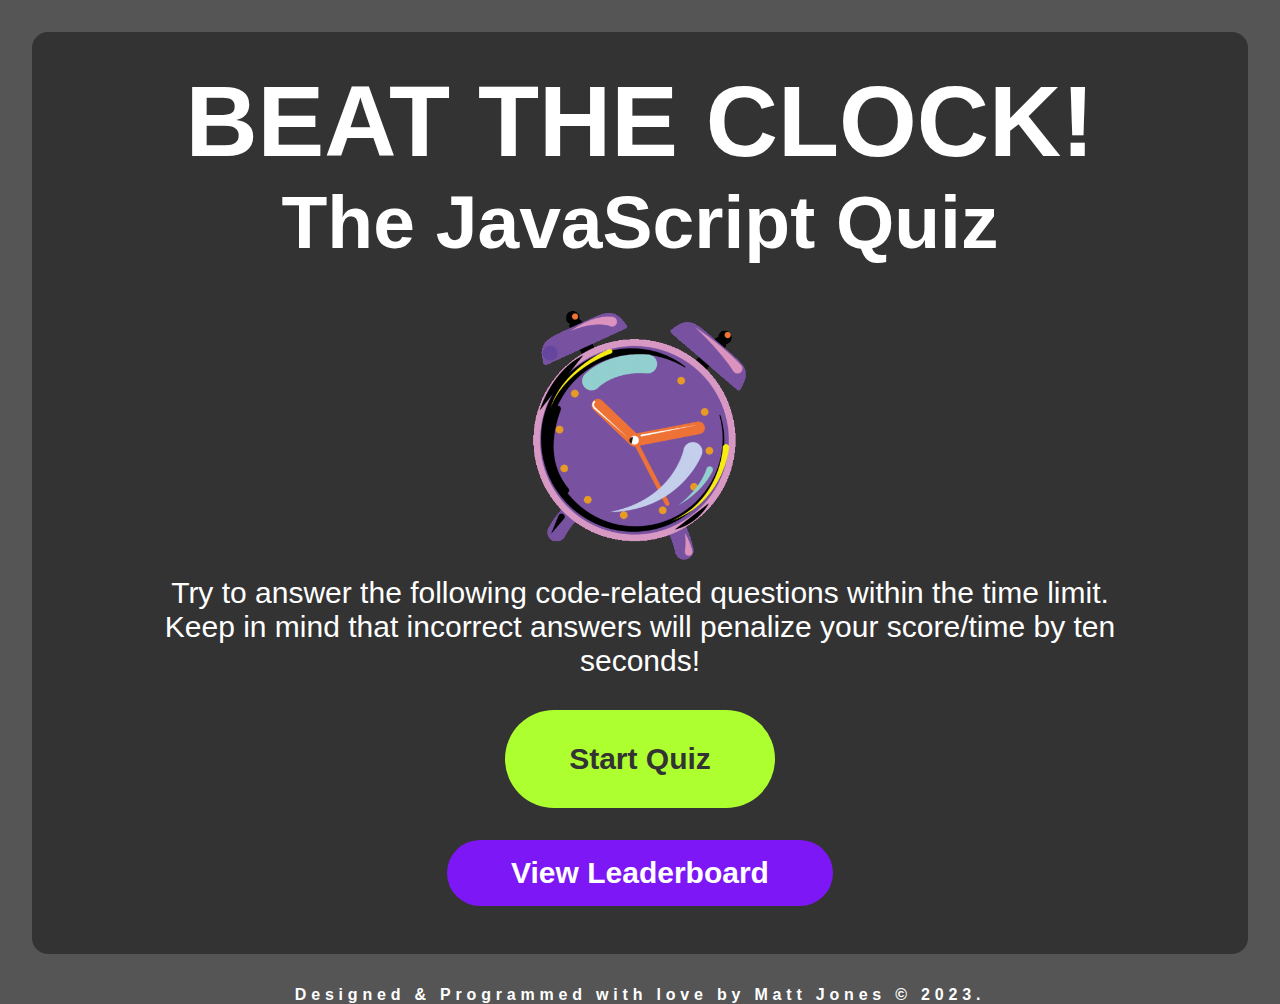
<file: index.html>
<!DOCTYPE html>
<html lang="en">

<head>
    <meta charset="UTF-8">
    <meta http-equiv="X-UA-Compatible" content="IE=edge">
    <meta name="viewport" content="width=device-width, initial-scale=1.0">
    <link rel="stylesheet" href="./assets/css/style.css">
    <title>Beat The Clock! The Timed JS Quiz</title>
</head>

<body>
    <!-- start page -->
    <div class="start-page">
        <div class="container">
            <div class="box">
                <div class="container">
                    <div class="start-title">
                        <h1>BEAT THE CLOCK!</h1>
                        <h2 class="last-title">The JavaScript Quiz</h2>
                        <!-- gif image -->
                        <!-- <img src="https://media.giphy.com/media/7YBJwWrTZEYoXSphx5/giphy.gif" 
                        id='clock-face' width='300px' alt="80s-clock-gif"> -->
                        <!-- direct -->
                        <img src="./assets/images/gif/80s_clock.gif" 
                        id='clock-face' width='300px' alt="80s-clock-gif">
                        <p>
                            Try to answer the following code-related questions within the time
                            limit.
                        </p>
                        <p>
                            Keep in mind that incorrect answers will penalize your
                            score/time by ten seconds!
                        </p>
                        <div class="btn-section">
                            <a href="./templates/game.html">
                                <button class="startBtn" onclick="startQuiz()">Start Quiz</button>
                            </a>

                            <div class="leaderboard"><a href="./templates/leaderboard.html">
                                <button class="boardBtn">View Leaderboard</button></a>
                            </div>
                        </div>
                    </div>
                </div>
            </div>
        </div>
        <footer class="footer">
            <h4>Designed & Programmed with love by Matt Jones &copy; 2023.</h4>
        </footer>
    </div>
    <!-- <script src="./assets/scripts/countdown.js"></script>
    <script src="./assets/scripts/questions.js"></script>
    <script src="./assets/scripts/logic.js"></script> -->
    <!-- <script src="./assets/scripts/pseudo.js"></script> -->
    
    
    
</body>

</html>
</file>
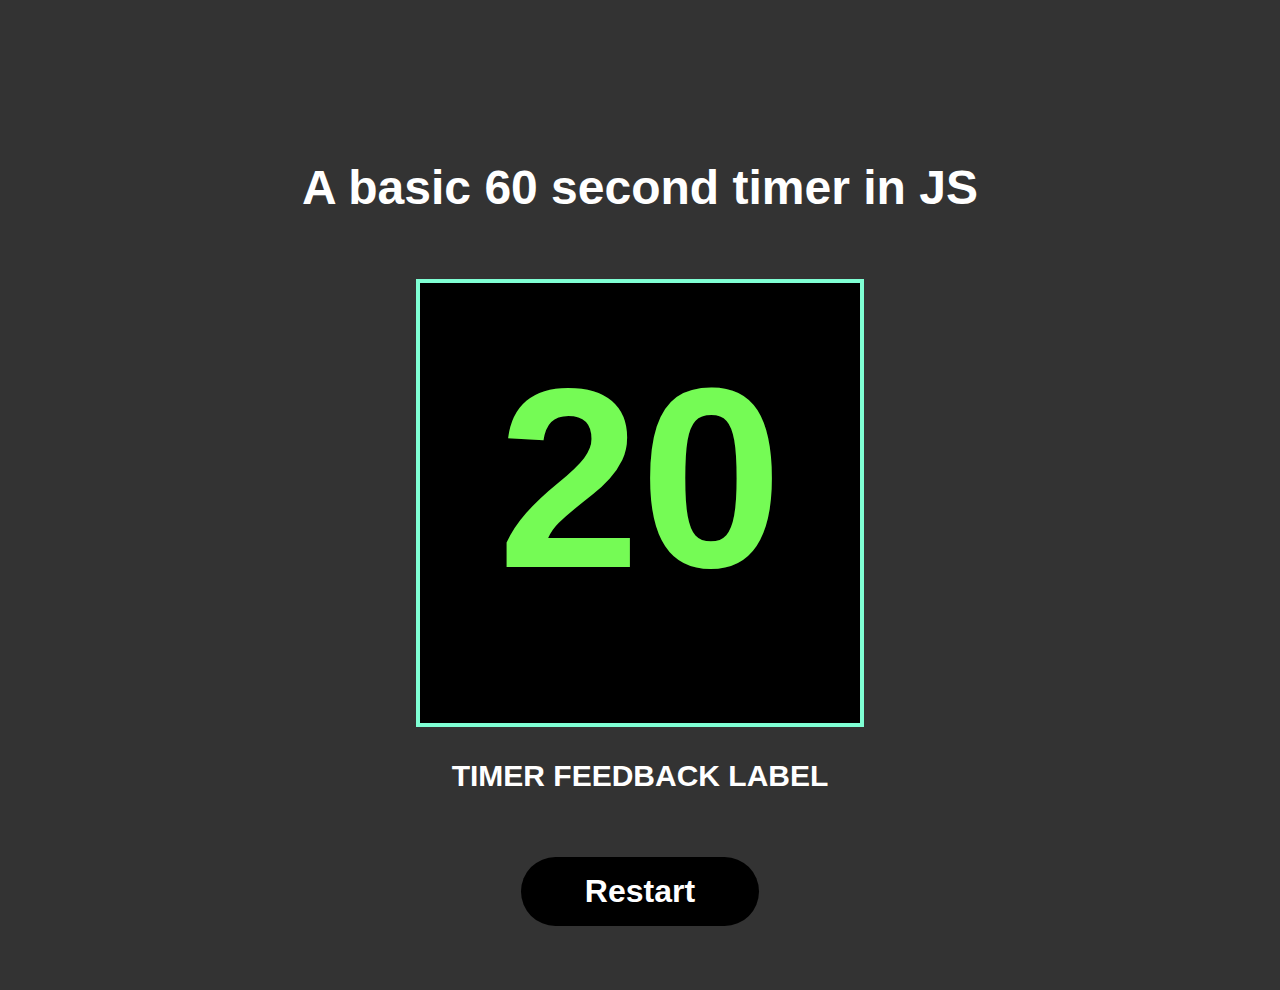
<file: countdown.html>
<!DOCTYPE html>
<html lang="en">
<head>
    <meta charset="UTF-8">
    <meta http-equiv="X-UA-Compatible" content="IE=edge">
    <meta name="viewport" content="width=device-width, initial-scale=1.0">
    <link rel="stylesheet" href="./assets/css/countdown_style.css">
    <title>Simple Countdown Timer</title>
</head>
<body>
    <div class="countdown">
        <h1>A basic 60 second timer in JS</h1>
        <div class="container">
            <div class="cd_box">
                <!--  this box will display digits only -->
                <h2 id="seconds">60</h2>
            </div>
            <!-- label below to offer a text countdown + Times Up! -->
            <h2 id="timer_update">TIMER FEEDBACK LABEL</h2>
        </div>
        <!-- restart timer button -->
        <button class="restart-btn" onclick="restartTimer()">Restart</button>
    </div>
    <!-- <script src="./assets/scripts/tests/countdown.js"></script> -->
    <script src="./assets/scripts/countdown.js"></script>
</body>
</html>
</file>
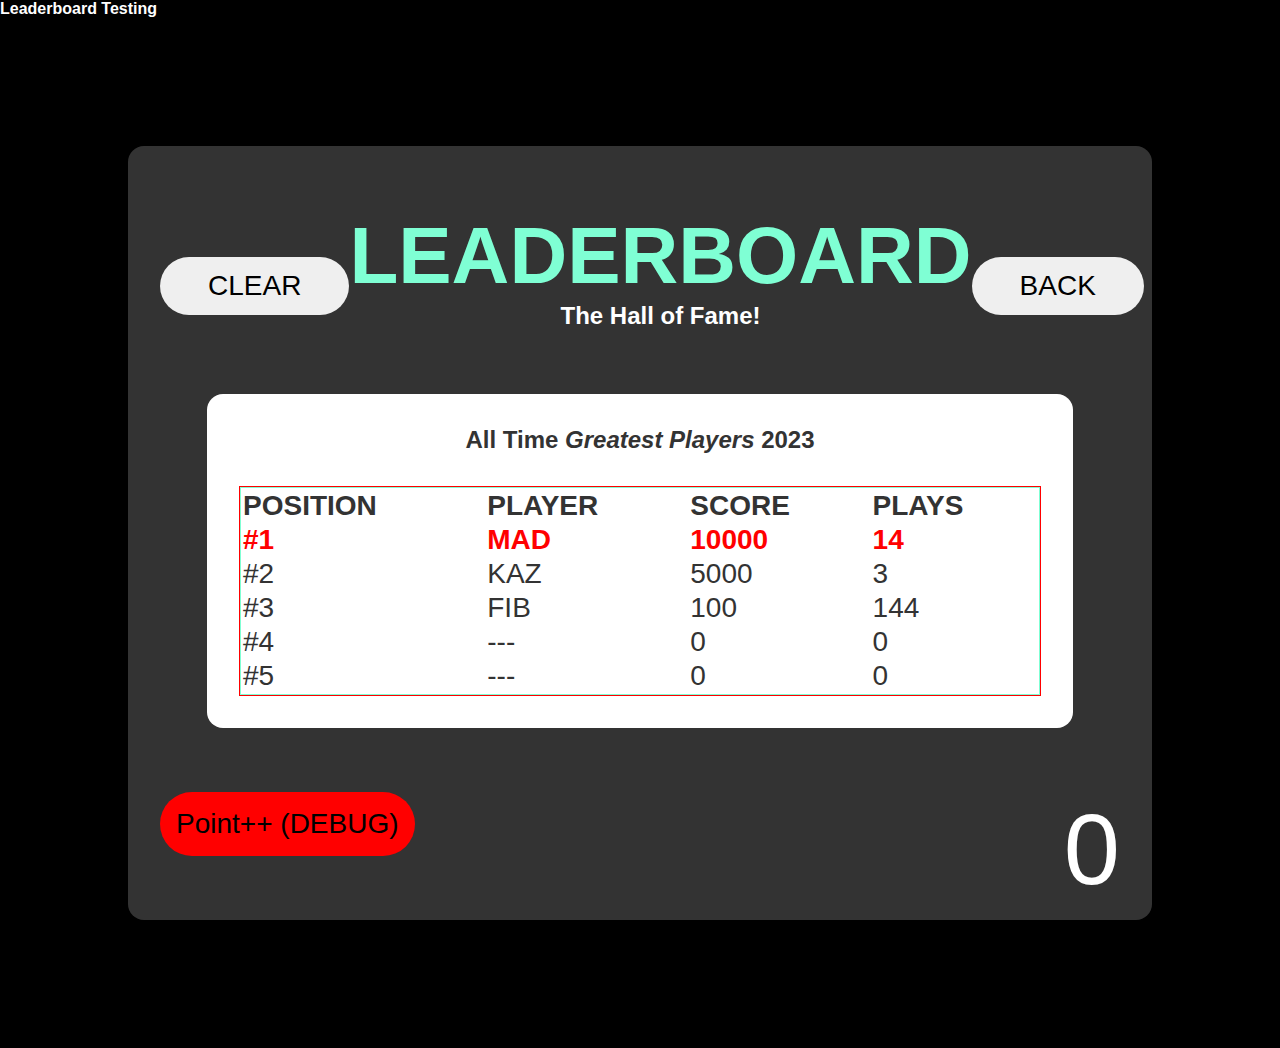
<file: leaderboard_test.html>
<!DOCTYPE html>
<html lang="en">

<head>
    <meta charset="UTF-8">
    <meta http-equiv="X-UA-Compatible" content="IE=edge">
    <meta name="viewport" content="width=device-width, initial-scale=1.0">
    <link rel="stylesheet" href="./assets/css/leaderboard_test.css">
    <title>Leaderboard Testing</title>
</head>

<body>
    <h4>Leaderboard Testing</h4>
    <!-- define the board -->
    <div class="leaderboard">
        <!-- flex -->
        <div class="container">
            <!-- define elements -->
            <!-- buttons (clear board/clear array)  -->
            <button class="clear-btn">CLEAR</button>
            <!-- board titles - block -->
            <div class="leader-titles">
                <h1>LEADERBOARD</h1>
                <h2>The Hall of Fame!</h2>
            </div>
            <!-- + BACK to game -->
            <button class="back-btn">BACK</button>
        </div>
        <!-- define the leader-box -->
        <div class="leader-box">
            <div class="container">
                <div class="box">
                    <!-- box header -->
                    <h2>All Time <em><b>Greatest Players </b></em> 2023</h2>
                    <!--  the scoreboard TABLE -->
                    <div class="score-table">
                        <!-- a better way to make a scoreboard = table! -->
                        <!-- it LOOKS neater, but 1) supposed to use OL ? -->
                        <!-- and 2) how are you going to .sort/.pop these??
                        In the same way you'd access a list item?! -->
                        <!-- we could say you must beat 1 of top 5 to make the scoreboard - i like this -->
                        <table style="width:800px">
                            <!-- titles row -->
                            <tr class="board-array-titles">
                                <td>
                                    <p>POSITION</p>
                                </td>
                                <td>
                                    <p>PLAYER</p>
                                </td>
                                <td>
                                    <p>SCORE</p>
                                </td>
                                <td>
                                    <p>PLAYS</p>
                                </td>
                            </tr>
                            <!-- top player row -->
                            <tr class="topScore">
                                <!-- position 1 -->
                                <td class="p1">
                                    <p><b>#1</b></p>
                                </td>
                                <!-- name 1 -->
                                <td class="n1">
                                    <p><b>MAD</b></p>
                                </td>
                                <!-- score 1 -->
                                <td class="s1">
                                    <p><b>10000</b></p>
                                </td>
                                <!-- runs 1 -->
                                <td class="r1">
                                    <p><b>14</b></p>
                                </td>
                            </tr>
                            <!-- player 2 row -->
                            <tr class="userScore">
                                <!-- position 2 -->
                                <td class="p2">
                                    <p>#2</p>
                                </td>
                                <!-- name 2 -->
                                <td class="n2">
                                    <p>KAZ</p>
                                </td>
                                <!-- score 2 -->
                                <td class="s2">
                                    <p>5000</p>
                                </td>
                                <!-- runs 2 -->
                                <td class="r2">
                                    <p>3</p>
                                </td>
                            </tr>
                            <!-- player 3 row -->
                            <tr class="userScore">
                                <!-- position 3 -->
                                <td class="p3">
                                    <p>#3</p>
                                </td>
                                <!-- name 3 -->
                                <td class="n3">
                                    <p>FIB</p>
                                </td>
                                <!-- score 3 -->
                                <td class="s3">
                                    <p>100</p>
                                </td>
                                <!-- runs 3 -->
                                <td class="r3">
                                    <p>144</p>
                                </td>
                            </tr>
                            <!-- player 4 row -->
                            <tr class="userScore">
                                <!-- position 4 -->
                                <td class="p4">
                                    <p>#4</p>
                                </td>
                                <!-- name 4 -->
                                <td class="n4">
                                    <p>---</p>
                                </td>
                                <!-- score 4 -->
                                <td class="s4">
                                    <p>0</p>
                                </td>
                                <!-- runs 4 -->
                                <td class="r4">
                                    <p>0</p>
                                </td>
                            </tr>
                            <!-- player 5 row -->
                            <tr class="userScore">
                                <!-- position 5 -->
                                <td class="p4">
                                    <p>#5</p>
                                </td>
                                <!-- name 5 -->
                                <td class="n4">
                                    <p>---</p>
                                </td>
                                <!-- score 5 -->
                                <td class="s4">
                                    <p>0</p>
                                </td>
                                <!-- runs 5 -->
                                <td class="r4">
                                    <p>0</p>
                                </td>
                            </tr>
                        </table>
                    </div>
                </div>
            </div>
        </div>
        <div class="test-area">
            <!-- test 'add point' button -->
            <button class="point-up" onclick="pointUp()">Point++ (DEBUG)</button>
            <label for="points" id="score-label">0</label>
        </div>
    </div>
    <script src="./assets/scripts/tests/scoreboard.js"></script>
</body>

</html>
</file>
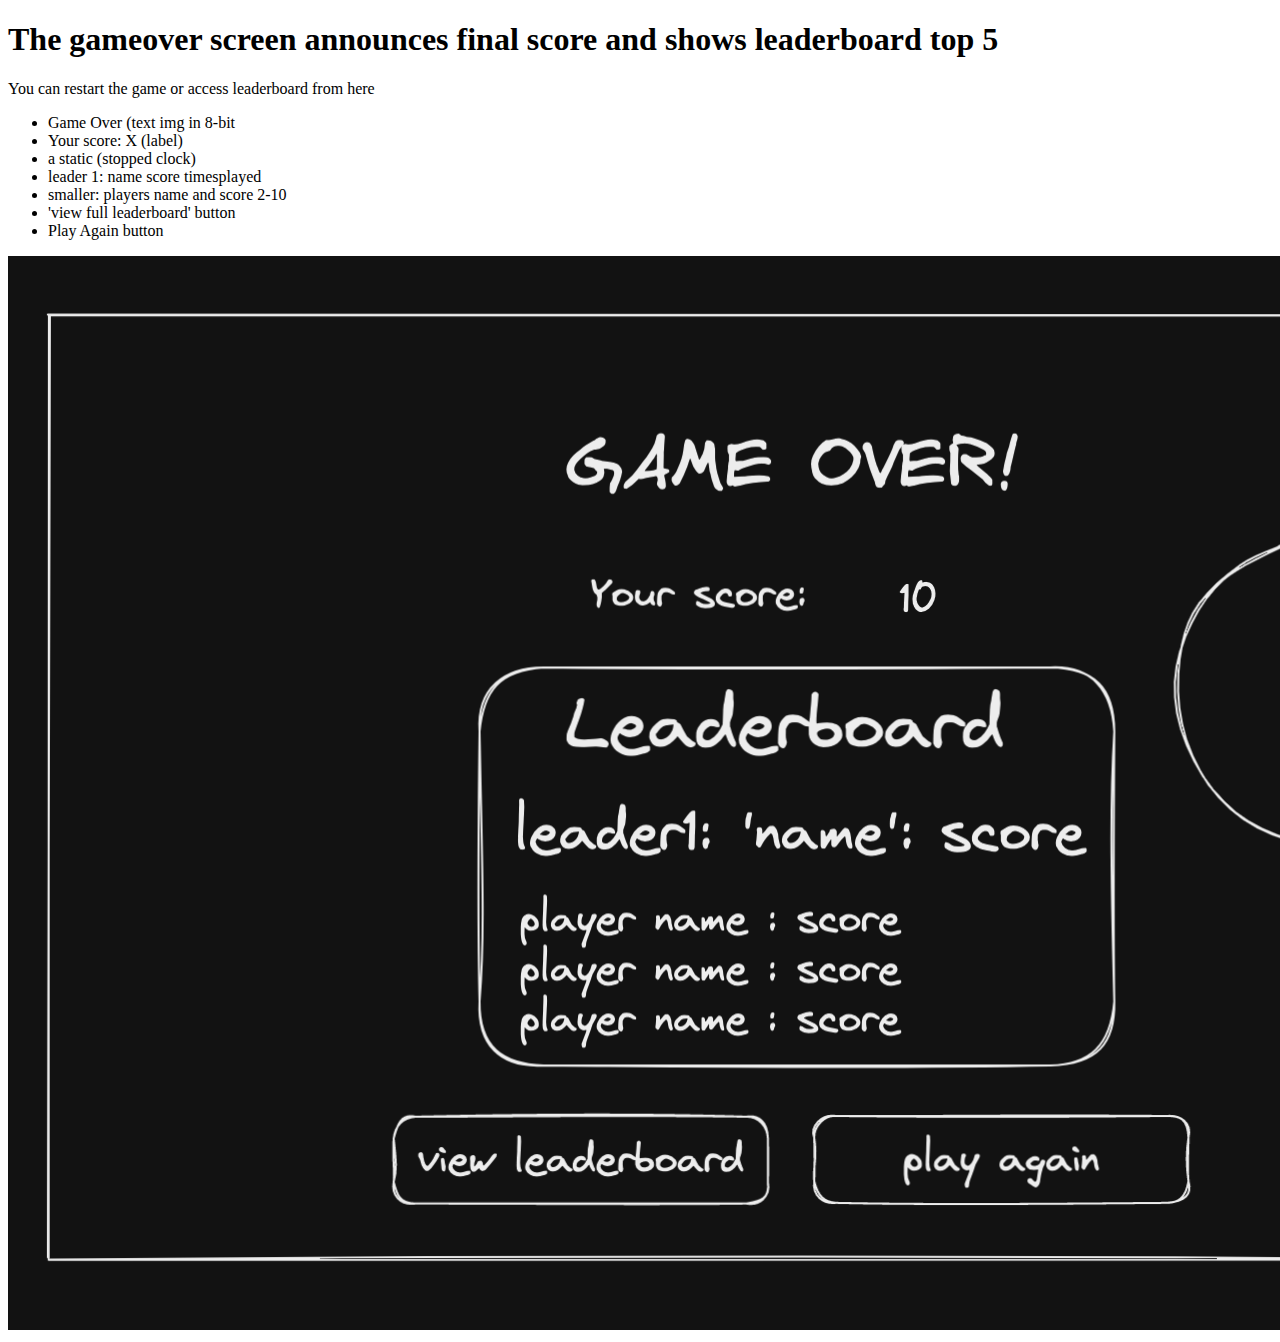
<file: templates/gameover.html>
<!DOCTYPE html>
<html lang="en">
<head>
    <meta charset="UTF-8">
    <meta http-equiv="X-UA-Compatible" content="IE=edge">
    <meta name="viewport" content="width=device-width, initial-scale=1.0">
    <title>Game Over!</title>
</head>
<body>
    <h1>The gameover screen announces final score and shows leaderboard top 5 </h1>
    <p>You can restart the game or access leaderboard from here</p>

    <ul>
        <li>Game Over (text img in 8-bit</li>
        <li>Your score: X (label)</li>
        <li>a static (stopped clock)</li>
        <li>leader 1: name score timesplayed</li>
        <li>smaller: players name and score 2-10</li>
        <li>'view full leaderboard' button</li>
        <li>Play Again button</li>
    </ul>

    <img src="../assets/images/wireframing UI Design/gameover_screen.png" alt="">
</body>
</html>
</file>
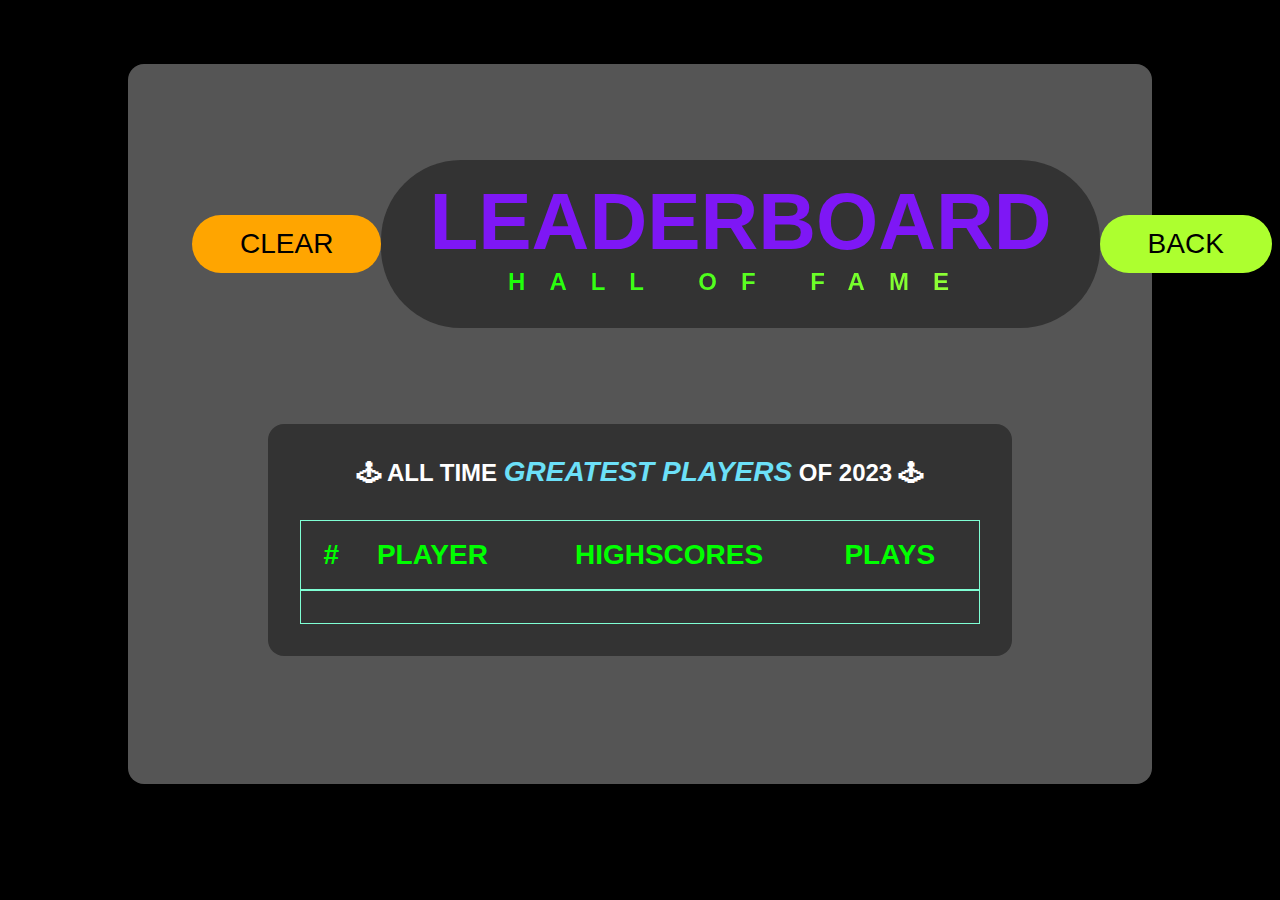
<file: templates/leaderboard.html>
<!DOCTYPE html>
<html lang="en">

<head>
    <meta charset="UTF-8">
    <meta http-equiv="X-UA-Compatible" content="IE=edge">
    <meta name="viewport" content="width=device-width, initial-scale=1.0">
    <link rel="stylesheet" href="../assets/css/style_leaderboard.css">
    <title>Leaderboard Testing</title>
</head>

<body>
    <!-- define the board -->
    <div class="leaderboard">
        <!-- flex -->
        <div class="container">
            <!-- define elements -->
            <!-- buttons (clear board/clear array)  -->
            <button class="clear-btn" onclick="clearBoard()">CLEAR</button>
            <!-- board titles - block -->
            <div class="leader-titles">
                <h1 class="leader-h1">LEADERBOARD</h1>
                <h2 class="stretch">HALL OF FAME</h2>
            </div>
            <!-- + BACK to start-game -->
            <a href="../index.html"><button class="back-btn">BACK</button></a>
        </div>
        <!-- define the leader-box -->
        <div class="leader-box">
            <div class="container">
                <div class="box">
                    <!-- box header --> 
                    <h2>🕹  ALL TIME <em><b>GREATEST PLAYERS</b></em> OF 2023  🕹</h2>
                    <!--  the scoreboard TABLE -->
                    <div class="score-table">
                        <table style="width:680px">
                            <!-- titles row -->
                            <tr class="board-array-titles">
                                <td>
                                    <p>#</p>
                                </td>
                                <td>
                                    <p>PLAYER</p>
                                </td>
                                <td>
                                    <p>HIGHSCORES</p>
                                </td>
                                <td>
                                    <p>PLAYS</p>
                                </td>
                            </tr>
                            <!-- <tr class="boardArray">
                            generate scores here
                            </tr> -->
                        </table>
                       <!--if you want to keep titles above- but, the columns are off like this!! -->
                        <table style="width:680px" class="boardArray" id="array">
                        </table>
                    </div>
                </div>
            </div>
        </div>
    </div>
    <script src="../assets/scripts/countdown.js"></script>
    <script src="../assets/scripts/leaderboard.js"></script>
</body>

</html>
</file>
<file: assets/css/style.css>
/* start page - css styling */

* {
    margin: 0;
    padding: 0;
    box-sizing: border-box;
}

body {
    background-color: #555;
    color: #fff;
    font-family: 'Segoe UI', Tahoma, Geneva, Verdana, sans-serif;

}

h1 {
    font-size: 100px;
    font-weight: bold;
}

h2 {
    font-size: 75px;
    font-weight: bold;
}

p {
    font-size: 30px;
    padding: 0 2rem;
}

button {
    padding: 2rem 4rem;
    border-radius: 5rem;
    border: none;
    font-size: 30px;
    font-weight: bold;
}

.container {
    margin: 0 auto;
}

.start-page .container {
    display: flex;
    justify-content: center;
    align-items: center;
    padding: 2rem;
}

.box {
    padding: 1rem 2rem;
    padding-top: 0;
    margin: 0 auto;
    text-align: center;
    border-radius: 1rem;
    background-color: #333;
}

.box .container {
    display: flex;
    justify-content: center;
    align-items: center;
}

.start-title {
    padding-top: 0;
    margin-top: 0;
}

.last-title {
    padding-bottom: 0;
    margin-bottom: 2rem;
}

#clock-face {
    padding-top: -1rem;
    padding-left: 1rem;
}

.startBtn {
    margin-top: 2rem;
    background-color: greenyellow;
    color: #333;
}

.boardBtn {
    padding: 1rem 4rem;
    margin-top: 2rem;
    background-color: #7E17F5;
    color: #fff;
}

.footer {
    text-align: center;
    letter-spacing: .3rem;
}
</file>
<file: assets/css/countdown_style.css>
* {
    margin: 0;
    padding: 0;
    box-sizing: border-box;
}

body {
    color: #fff;
    font-family: 'Segoe UI', Tahoma, Geneva, Verdana, sans-serif;
}

div {
    padding: 4rem;
    text-align: center;
}

h1 {
    font-size: 48px;
    font-weight: 700;
}

.countdown {
    padding-top: 10rem;
    background-color: #333;
}

.container {
    margin: 0 auto;
}

.cd_box {
    padding: 2rem;
    padding-top: 3rem;
    background-color: black;
    width: 28rem;
    height: 28rem;
    color: aquamarine;
    border: 4px solid aquamarine;
    text-align: center;
}

.countdown .container {
    display: flex;
    justify-content: center;
    align-items: center;
    flex-direction: column;

}

#seconds {
    margin: 0 auto;
    font-size: 17rem;
    text-align: center;
    color: aquamarine;
}

#timer_update {
    padding: 2rem;
    font-size: 30px;
    color: #fff;
    padding-bottom: 0px;
    
}

.restart-btn {
    margin-top: 0;
    background-color: black;
    font-size: 2rem;
    font-family: 'Segoe UI', Tahoma, Geneva, Verdana, sans-serif;
    cursor: pointer;
    font-weight: bold;
    padding: 1rem 4rem;
    border-radius: 5rem;
    border: none;
    color: #fff;

}
</file>
<file: assets/css/leaderboard_test.css>
/* basic leaderboard styling */

* {
    margin: 0;
    padding: 0;
    box-sizing: border-box;
}

body {
    background-color: black;
    font-family: 'Segoe UI', Tahoma, Geneva, Verdana, sans-serif;
    color: #fff;
}

h1 {
    font-size: 80px;
    color: aquamarine;
}

h2 {
    padding-bottom: 2rem;
}

h3 {
    display: inline;
}

button {
    padding: .8rem 3rem;
    border: none;
    border-radius: 5rem;
    color: black;
    font-family: 'Segoe UI', Tahoma, Geneva, Verdana, sans-serif;
    cursor: pointer;
    font-size: 28px;
}

ol {
    margin: 2rem;
    margin-top: 0;
    padding: 1.5rem;
    padding-top: 1rem;
    padding-bottom: 0;
    line-height: 2rem;
    /* border: 1px solid red; */
}

/* outer page style */
.leaderboard {
    background-color: #333;
    margin: 8rem;
    padding: 2rem;
    padding-bottom: 4rem;
    border-radius: 1rem;
}

.container {
    margin: 0;
}

.leaderboard .container {
    display: flex;
    justify-content: space-between;
    align-items: center;
    /* border: 1px solid red; */
}

.leader-titles {
    display: block;
    text-align: center;
    padding-top: 2rem;
    margin-bottom: 2rem;

}

.leader-box {
    margin-top: 0;
    padding: 2rem;
    padding-top: 0;
    text-align: center;
    /* border: 1px solid red; */
}

.leader-box .container {
    display: flex;
    justify-content: center;
    align-items: center;
}

.box {
    margin: 0 auto;
    display: block;
    justify-content: center;
    text-align: center;
    padding: 2rem;
    margin-bottom: 2rem;
    border-radius: 1rem;
    background-color: #fff;
    color: #333;
    /* border: 1px solid red; */
}

table {
     border: 1px solid aquamarine;
     text-align: left;
}

tr {
    margin-left: 2rem;
}

td {
    font-size: 28px;
}

.board-array-titles {
    font-size: 24px;
    font-weight: bold;
    /* border: 1px solid aquamarine; */
}

.score-table {
    display: table;
    width: 90%;
    border: 1px solid red;
}

.topScore {
    color: red;
    font-weight: bold;
    font-size: 30px;

}


.test-area {
    display: block;
    margin: 0 auto;
}

.point-up {
    padding: 1rem;
    background: red;
}

#score-label {
    float: right;
    padding: -8rem;
    font-size: 101px;
}
</file>
<file: assets/css/style_leaderboard.css>
/* basic leaderboard styling */
* {
    margin: 0;
    padding: 0;
    box-sizing: border-box;
}

body {
    background-color: black;
    font-family: 'Segoe UI', Tahoma, Geneva, Verdana, sans-serif;
    color: #fff;
}

h1 {
    font-size: 80px;
    /* color: aquamarine; */
    /* color: #4EAAD2; */
    color: #7E17F5;
}

h2 {
    padding-bottom: 2rem;
}

h3 {
    display: inline;
}

button {
    padding: .8rem 3rem;
    border: none;
    border-radius: 5rem;
    font-family: 'Segoe UI', Tahoma, Geneva, Verdana, sans-serif;
    cursor: pointer;
    font-size: 28px;
}

em {
    /* color: aquamarine; */
    color: #6CE0F8;
    font-size: 28px;
}

/* outer page style */
.leaderboard {
    background-color: #555;
    margin: 4rem 8rem;
    padding: 4rem;
    border-radius: 1rem;
}

.container {
    margin: 0;
}

.leaderboard .container {
    display: flex;
    justify-content: space-around;
    align-items: center;
    /* border: 1px solid red; */
}

.leader-titles {
    display: block;
    text-align: center;
    padding: 1rem 3rem;
    padding-bottom: 0px;
    margin-top: 2rem;
    margin-bottom: 2rem;
    border-radius: 5rem;
    background-color: #333;

}

.leader-box {
    margin-top: 0;
    padding: 2rem;
    padding-top: 4rem;
    text-align: center;
    /* border: 1px solid red; */
}

.leader-box .container {
    display: flex;
    justify-content: center;
    align-items: center;
    /* border: 1px solid red; */
}

.box {
    margin: 0;
    display: block;
    justify-content: center;
    text-align: center;
    padding: 2rem;
    margin-bottom: 2rem;
    border-radius: 1rem;
    background-color: #333;
    color: #fff;
    /* border: 1px solid red; */
}

.stretch {
    letter-spacing: 1.5rem;
    background: -webkit-linear-gradient(
        -45deg,  
        #04ff00,
        #FFFF61,
        #04ff00
        );
    -webkit-background-clip: text;
    background-clip: text;
    -webkit-text-fill-color: transparent;
    text-rendering: optimizeLegibility;
    background-size: 300%;
    /* animation: colors 5s infinite; */
    animation: flow 10s ease-in-out infinite;
}

table {
    border: 1px solid aquamarine;
    /* text-align: left; */
    text-align: center;
    padding: 1rem;
}

/* tr {
    margin-left: 2rem;
} */

td {
    font-size: 28px;
}

.board-array-titles {
    font-size: 28px;
    font-weight: bold;
    color: #00FF00;
    text-align: center;
    /* border: 1px solid aquamarine; */
}

.score-table {
    display: table;
    width: 100%;
    /* border: 1px solid red; */
}

.boardArray {
    /* display: table; */
    text-align: center;
    font-size: 24px;
    font-weight: bold;
}

.array {
    margin-right: 4rem;
}

#highScorer {
    color: red;
    font-weight: bold;
    font-size: 30px;

}


.test-area {
    display: block;
    margin: 0 auto;
}

.point-up {
    padding: 1rem;
    background: red;
}

#score-label {
    float: right;
    padding: -8rem;
    font-size: 101px;
}

.clear-btn {
    background-color: orange;
}

.back-btn {
    background-color: greenyellow
}
</file>
